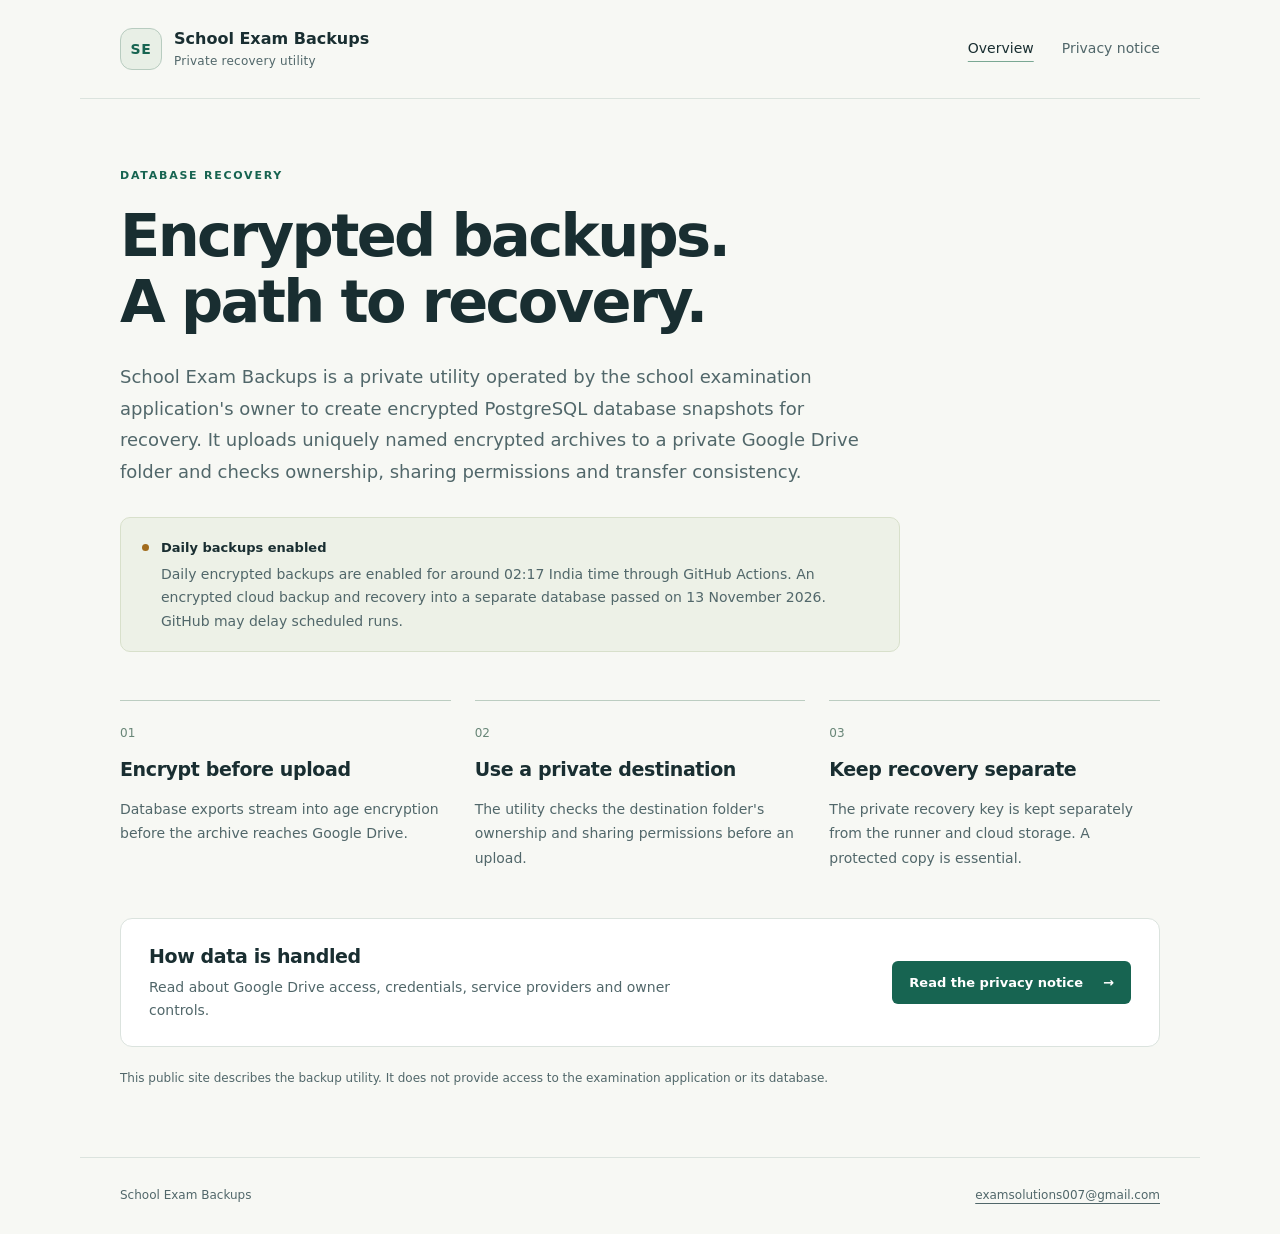
<file: index.html>
<!doctype html>
<html lang="en"><head><meta charset="utf-8"><meta name="viewport" content="width=device-width,initial-scale=1"><meta name="description" content="A private recovery utility for encrypted school examination database backups."><title>School Exam Backups</title><link rel="stylesheet" href="styles.css"></head>
<body><a class="skip" href="#main">Skip to content</a><header class="site-header"><a class="brand" href="index.html"><span class="brand-mark" aria-hidden="true">SE</span><span>School Exam Backups<small>Private recovery utility</small></span></a><nav aria-label="Main navigation"><a href="index.html" aria-current="page">Overview</a><a href="privacy.html">Privacy notice</a></nav></header><main id="main" class="overview"><div class="eyebrow">Database recovery</div><h1>Encrypted backups.<br>A path to recovery.</h1><p class="lead">School Exam Backups is a private utility operated by the school examination application&#39;s owner to create encrypted PostgreSQL database snapshots for recovery. It uploads uniquely named encrypted archives to a private Google Drive folder and checks ownership, sharing permissions and transfer consistency.</p><aside class="status"><span class="status-dot" aria-hidden="true"></span><div><strong>Daily backups enabled</strong><p>Daily encrypted backups are enabled for around 02:17 India time through GitHub Actions. An encrypted cloud backup and recovery into a separate database passed on 13 November 2026. GitHub may delay scheduled runs.</p></div></aside><div class="cards"><section><span class="card-number">01</span><h2>Encrypt before upload</h2><p>Database exports stream into age encryption before the archive reaches Google Drive.</p></section><section><span class="card-number">02</span><h2>Use a private destination</h2><p>The utility checks the destination folder's ownership and sharing permissions before an upload.</p></section><section><span class="card-number">03</span><h2>Keep recovery separate</h2><p>The private recovery key is kept separately from the runner and cloud storage. A protected copy is essential.</p></section></div><section class="privacy-callout"><div><h2>How data is handled</h2><p>Read about Google Drive access, credentials, service providers and owner controls.</p></div><a class="button" href="privacy.html">Read the privacy notice <span aria-hidden="true">→</span></a></section><p class="site-note">This public site describes the backup utility. It does not provide access to the examination application or its database.</p></main><footer class="site-footer"><span>School Exam Backups</span><a href="mailto:examsolutions007@gmail.com">examsolutions007@gmail.com</a></footer></body></html>
</file>
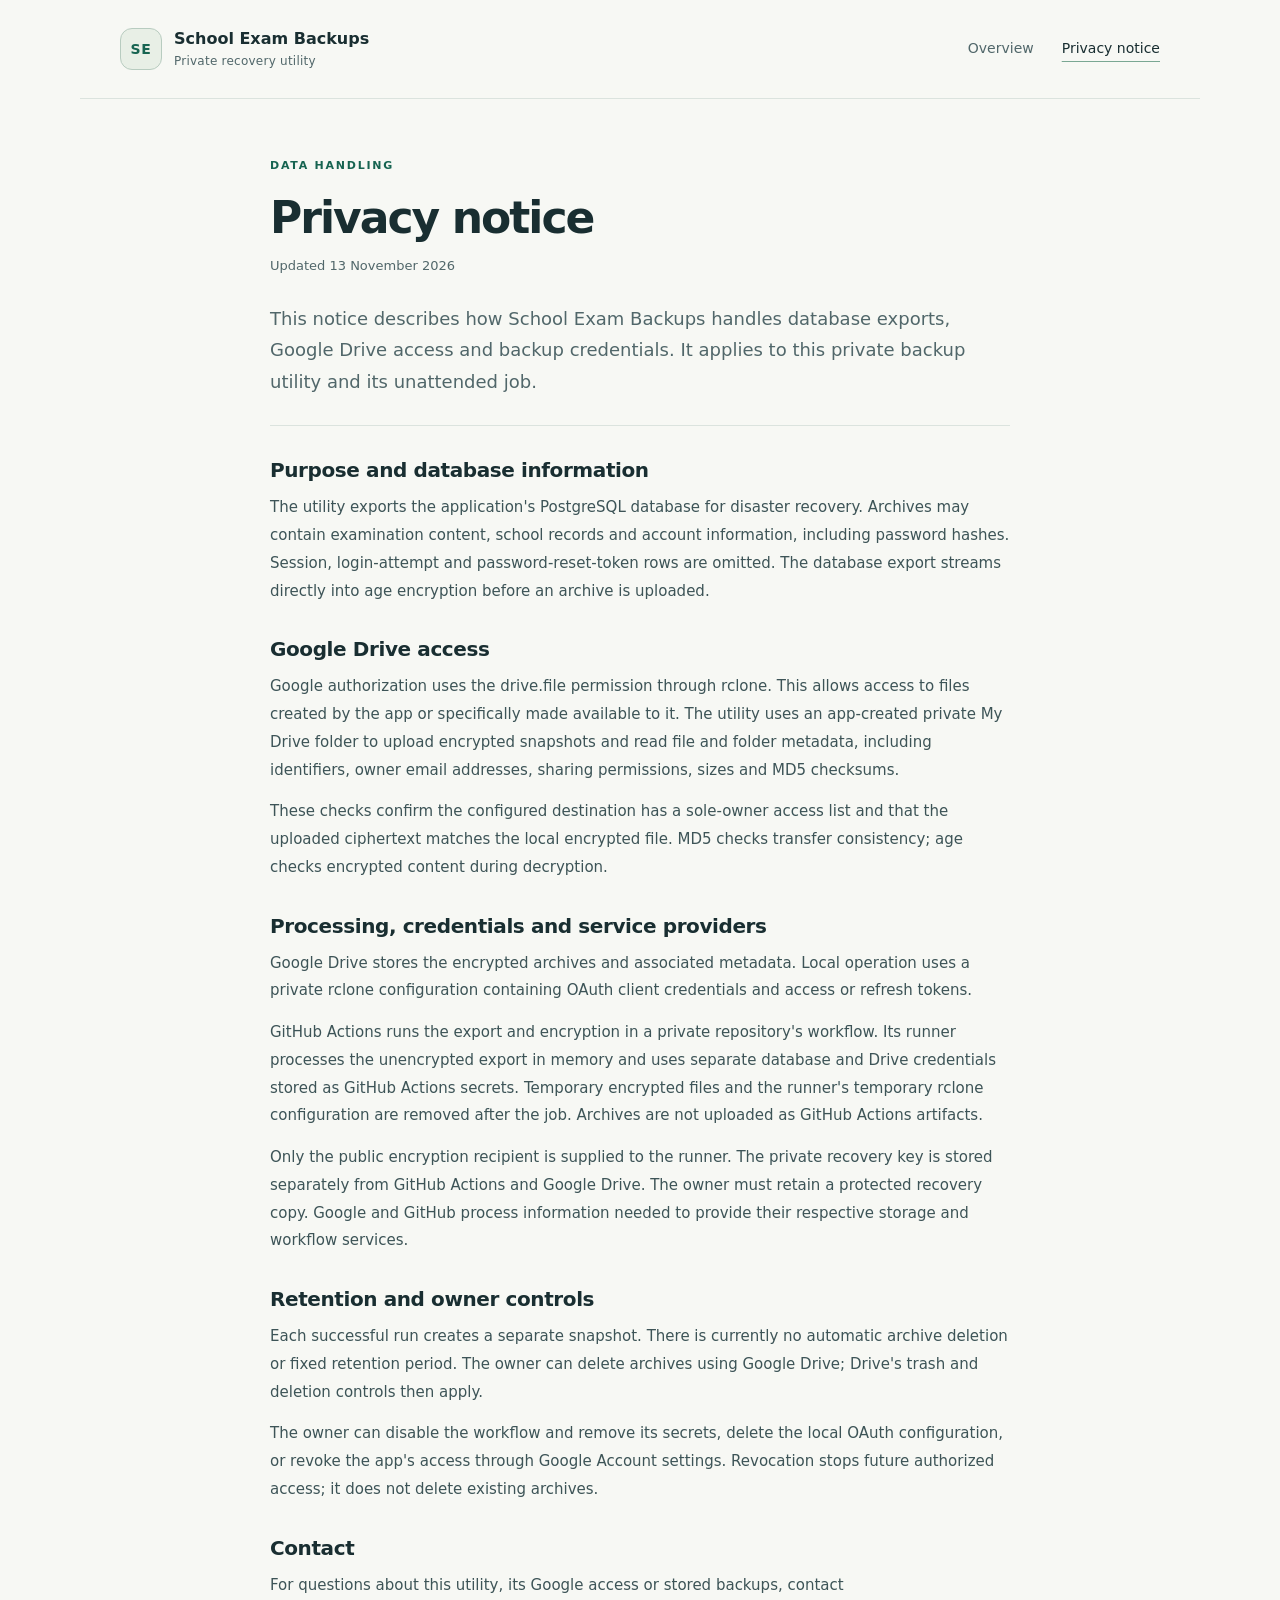
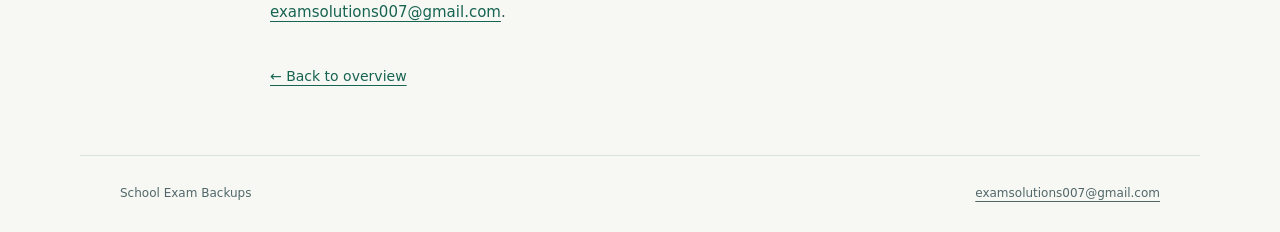
<file: privacy.html>
<!doctype html>
<html lang="en"><head><meta charset="utf-8"><meta name="viewport" content="width=device-width,initial-scale=1"><meta name="description" content="How School Exam Backups accesses, uses and stores database exports and Google Drive information."><title>Privacy notice · School Exam Backups</title><link rel="stylesheet" href="styles.css"></head>
<body><a class="skip" href="#main">Skip to content</a><header class="site-header"><a class="brand" href="index.html"><span class="brand-mark" aria-hidden="true">SE</span><span>School Exam Backups<small>Private recovery utility</small></span></a><nav aria-label="Main navigation"><a href="index.html">Overview</a><a href="privacy.html" aria-current="page">Privacy notice</a></nav></header><main id="main" class="privacy"><div class="eyebrow">Data handling</div><h1>Privacy notice</h1><p class="date">Updated 13 November 2026</p><p class="privacy-intro">This notice describes how School Exam Backups handles database exports, Google Drive access and backup credentials. It applies to this private backup utility and its unattended job.</p><section aria-labelledby="section-0"><h2 id="section-0">Purpose and database information</h2><p>The utility exports the application&#39;s PostgreSQL database for disaster recovery. Archives may contain examination content, school records and account information, including password hashes. Session, login-attempt and password-reset-token rows are omitted. The database export streams directly into age encryption before an archive is uploaded.</p></section><section aria-labelledby="section-1"><h2 id="section-1">Google Drive access</h2><p>Google authorization uses the drive.file permission through rclone. This allows access to files created by the app or specifically made available to it. The utility uses an app-created private My Drive folder to upload encrypted snapshots and read file and folder metadata, including identifiers, owner email addresses, sharing permissions, sizes and MD5 checksums.</p><p>These checks confirm the configured destination has a sole-owner access list and that the uploaded ciphertext matches the local encrypted file. MD5 checks transfer consistency; age checks encrypted content during decryption.</p></section><section aria-labelledby="section-2"><h2 id="section-2">Processing, credentials and service providers</h2><p>Google Drive stores the encrypted archives and associated metadata. Local operation uses a private rclone configuration containing OAuth client credentials and access or refresh tokens.</p><p>GitHub Actions runs the export and encryption in a private repository&#39;s workflow. Its runner processes the unencrypted export in memory and uses separate database and Drive credentials stored as GitHub Actions secrets. Temporary encrypted files and the runner&#39;s temporary rclone configuration are removed after the job. Archives are not uploaded as GitHub Actions artifacts.</p><p>Only the public encryption recipient is supplied to the runner. The private recovery key is stored separately from GitHub Actions and Google Drive. The owner must retain a protected recovery copy. Google and GitHub process information needed to provide their respective storage and workflow services.</p></section><section aria-labelledby="section-3"><h2 id="section-3">Retention and owner controls</h2><p>Each successful run creates a separate snapshot. There is currently no automatic archive deletion or fixed retention period. The owner can delete archives using Google Drive; Drive&#39;s trash and deletion controls then apply.</p><p>The owner can disable the workflow and remove its secrets, delete the local OAuth configuration, or revoke the app&#39;s access through Google Account settings. Revocation stops future authorized access; it does not delete existing archives.</p></section><section aria-labelledby="section-4"><h2 id="section-4">Contact</h2><p>For questions about this utility, its Google access or stored backups, contact <a href="mailto:examsolutions007@gmail.com">examsolutions007@gmail.com</a>.</p></section><a class="back-link" href="index.html">← Back to overview</a></main><footer class="site-footer"><span>School Exam Backups</span><a href="mailto:examsolutions007@gmail.com">examsolutions007@gmail.com</a></footer></body></html>
</file>
<file: styles.css>
:root{color-scheme:light;--ink:#192e31;--muted:#51676a;--paper:#f7f8f4;--line:#dbe3de;--accent:#176451}*{box-sizing:border-box}body{margin:0;background:var(--paper);color:var(--ink);font:16px/1.65 system-ui,-apple-system,BlinkMacSystemFont,"Segoe UI",sans-serif}a{color:var(--accent);text-underline-offset:4px}a:hover{color:#0c4638}a:focus-visible{outline:3px solid #b36e10;outline-offset:5px;border-radius:3px}.skip{position:absolute;left:16px;top:-70px;background:#fff;padding:10px;z-index:2}.skip:focus{top:12px}.site-header,.site-footer{max-width:1120px;margin:auto;padding:28px 40px;display:flex;align-items:center;justify-content:space-between;gap:24px}.site-header{border-bottom:1px solid var(--line)}.brand{display:flex;gap:12px;align-items:center;text-decoration:none;color:var(--ink);font-weight:650;line-height:1.3}.brand small{display:block;color:var(--muted);font-size:12px;font-weight:450;margin-top:4px;letter-spacing:.02em}.brand-mark{display:grid;place-items:center;width:42px;height:42px;border:1px solid #b8ccc0;border-radius:12px;color:var(--accent);background:#e8efe6;font-size:14px;letter-spacing:.04em}nav{display:flex;gap:28px}nav a{color:var(--muted);font-size:14px;text-decoration:none;white-space:nowrap}nav a[aria-current]{color:var(--ink);text-decoration:underline;text-decoration-color:#7aa793;text-underline-offset:8px}.overview{max-width:1120px;margin:auto;padding:68px 40px 40px}.eyebrow{text-transform:uppercase;color:var(--accent);font-size:11px;font-weight:700;letter-spacing:.16em;margin-bottom:18px}h1{font-size:clamp(36px,5.1vw,59px);line-height:1.12;letter-spacing:-.045em;font-weight:650;margin:0 0 26px}.lead{font-size:18px;max-width:770px;color:var(--muted);line-height:1.75;margin-bottom:30px}.status{display:flex;align-items:flex-start;gap:12px;max-width:780px;padding:18px 21px;background:#edf1e7;border:1px solid #d8e0cb;border-radius:10px;font-size:14px}.status strong{font-size:13px}.status p{color:var(--muted);margin:4px 0 0;line-height:1.65}.status-dot{background:#a16b1c;width:7px;height:7px;border-radius:50%;margin-top:8px;flex-shrink:0}.cards{display:grid;grid-template-columns:repeat(3,1fr);gap:24px;margin:48px 0}.cards section{border-top:1px solid #bccdc1;padding-top:18px}.card-number{font-size:12px;color:#688677;font-variant-numeric:tabular-nums}h2{font-size:19px;line-height:1.4;letter-spacing:-.02em;margin:11px 0}.cards p{font-size:14px;color:var(--muted);line-height:1.75;margin-bottom:0}.privacy-callout{display:flex;align-items:center;justify-content:space-between;gap:24px;border:1px solid var(--line);border-radius:12px;background:#fff;padding:24px 28px}.privacy-callout h2{margin:0 0 6px}.privacy-callout p{margin:0;font-size:14px;color:var(--muted);max-width:530px}.button{display:inline-flex;gap:20px;align-items:center;padding:11px 17px;background:var(--accent);border-radius:6px;color:#fff;text-decoration:none;font-size:13px;font-weight:600;white-space:nowrap}.button:hover{background:#104b3c;color:#fff}.site-note{font-size:12px;color:var(--muted);margin:22px 0 0;max-width:800px}.site-footer{font-size:12px;color:var(--muted);border-top:1px solid var(--line);margin-top:28px}.site-footer a{color:var(--muted)}.privacy{max-width:820px;margin:auto;padding:58px 40px 38px}.privacy h1{font-size:44px;margin-bottom:12px}.date{font-size:13px;color:var(--muted);margin-bottom:26px}.privacy-intro{font-size:18px;line-height:1.75;color:var(--muted);padding-bottom:28px;border-bottom:1px solid var(--line)}.privacy section{margin-top:30px}.privacy h2{font-size:20px;margin:0 0 10px}.privacy section p{font-size:15px;margin:0 0 14px;line-height:1.85;color:#3d5457}.back-link{display:inline-block;margin-top:24px;font-size:14px}@media(max-width:700px){.site-header{align-items:flex-start;padding:22px 24px;flex-direction:column;gap:22px}nav{gap:26px}.overview{padding:42px 24px 24px}.lead{font-size:16px}.cards{grid-template-columns:1fr;gap:25px;margin:34px 0}.cards p{max-width:520px}.privacy-callout{align-items:flex-start;flex-direction:column;padding:22px}.site-footer{align-items:flex-start;flex-direction:column;gap:8px;padding:22px 24px}.privacy{padding:40px 24px 28px}.privacy h1{font-size:37px}.privacy-intro{font-size:16px}.privacy section p{font-size:15px}}
</file>
